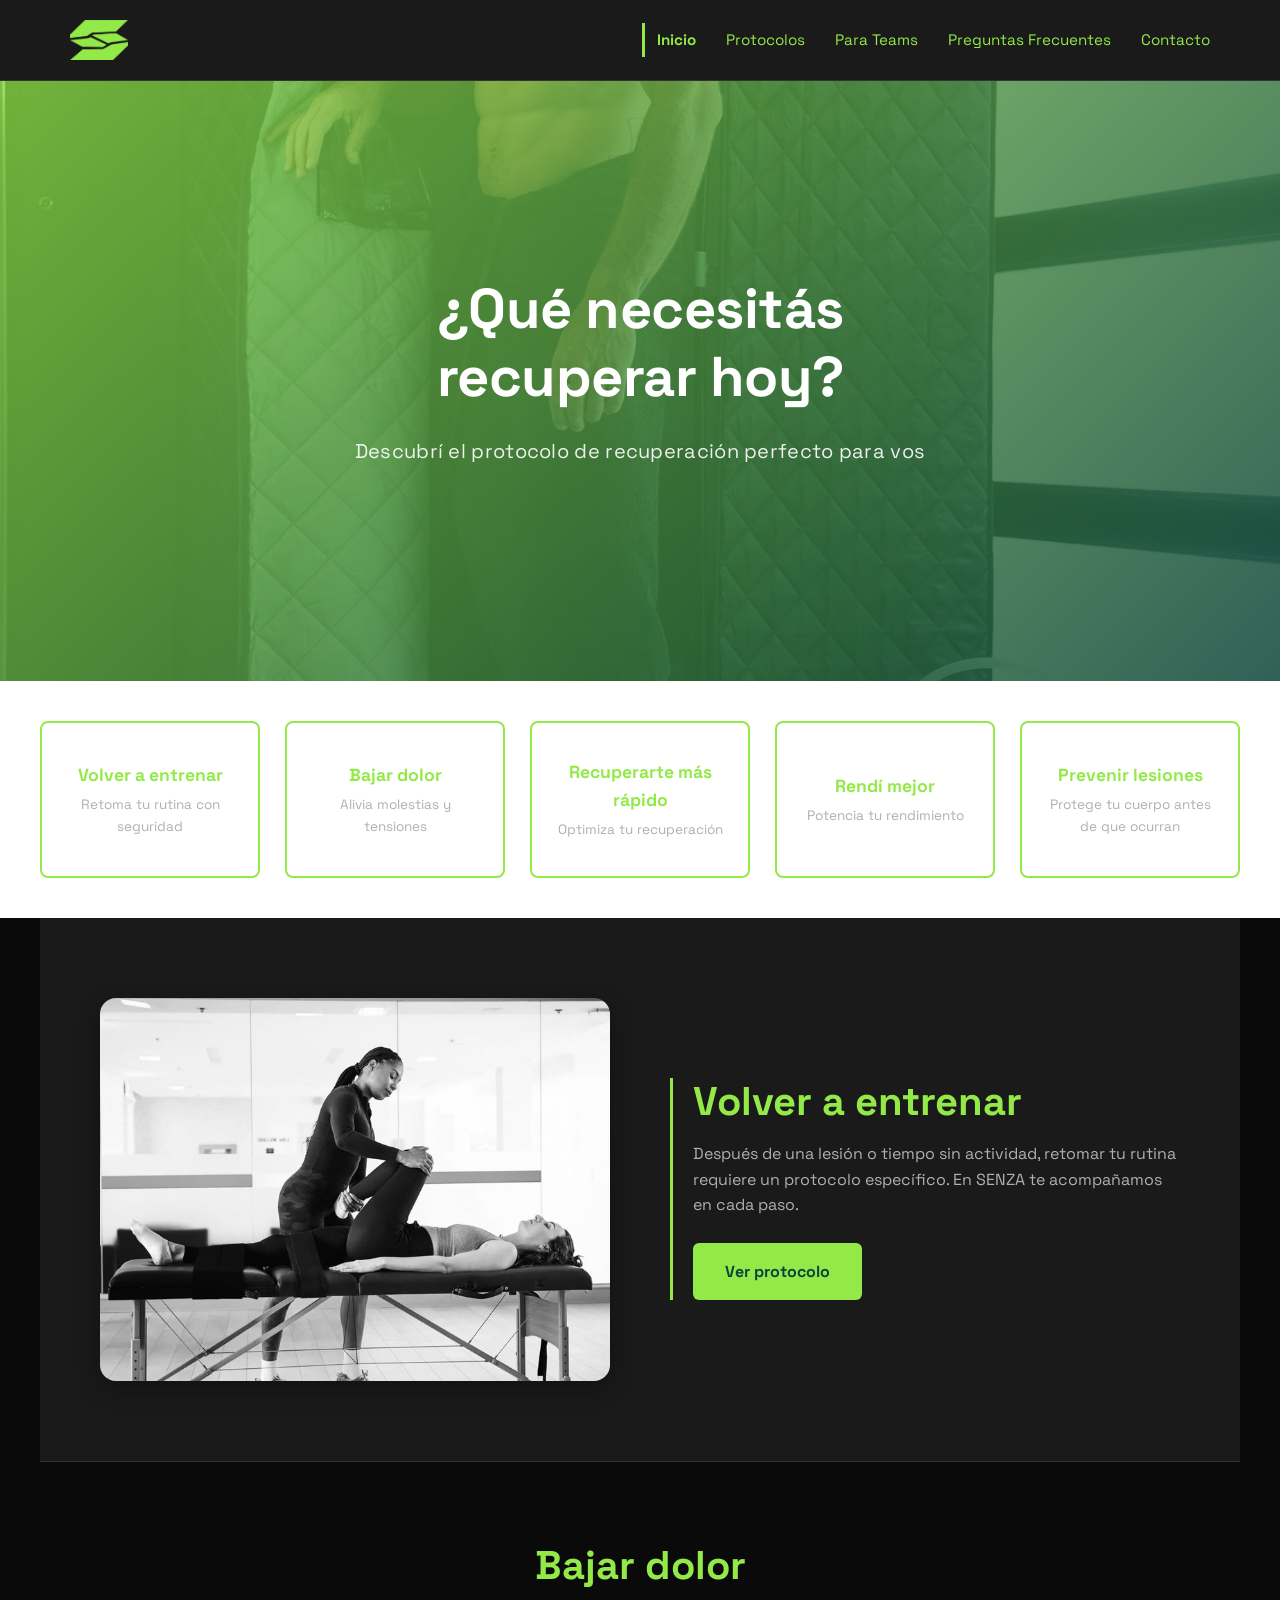
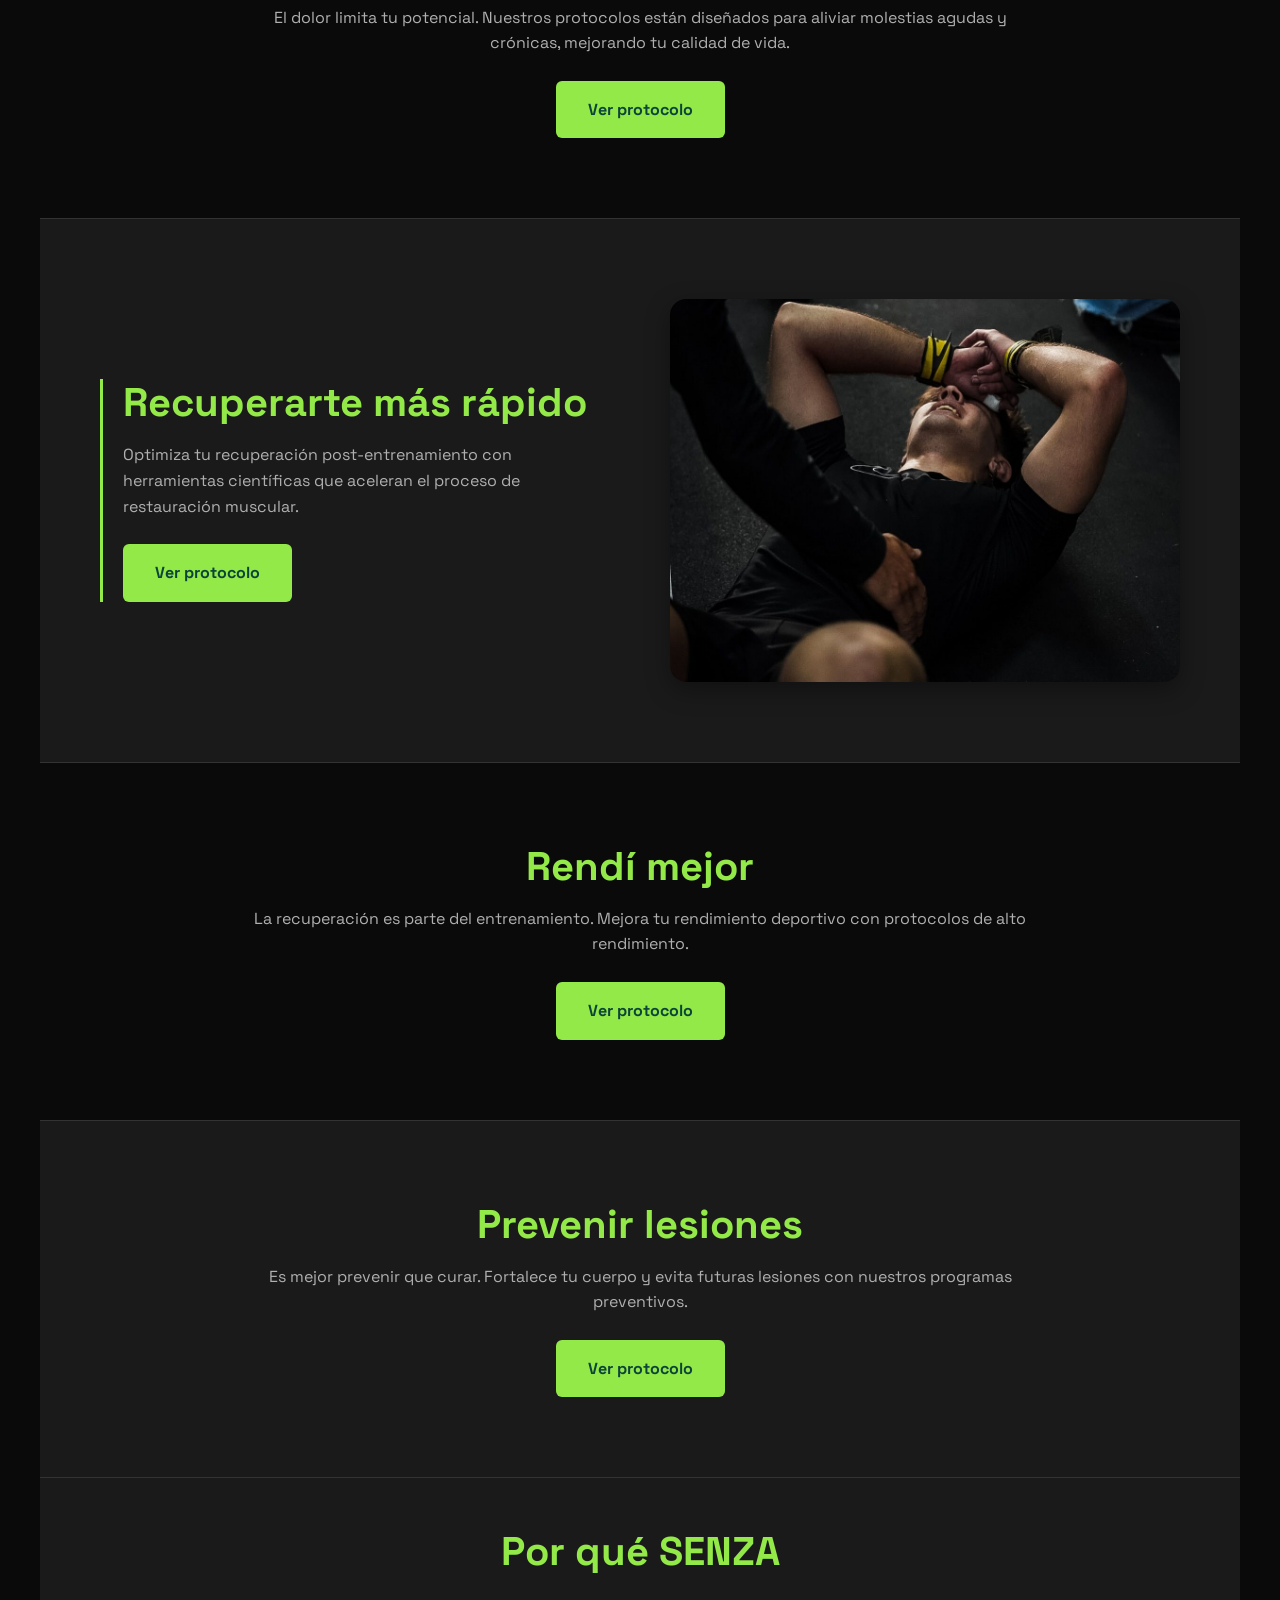
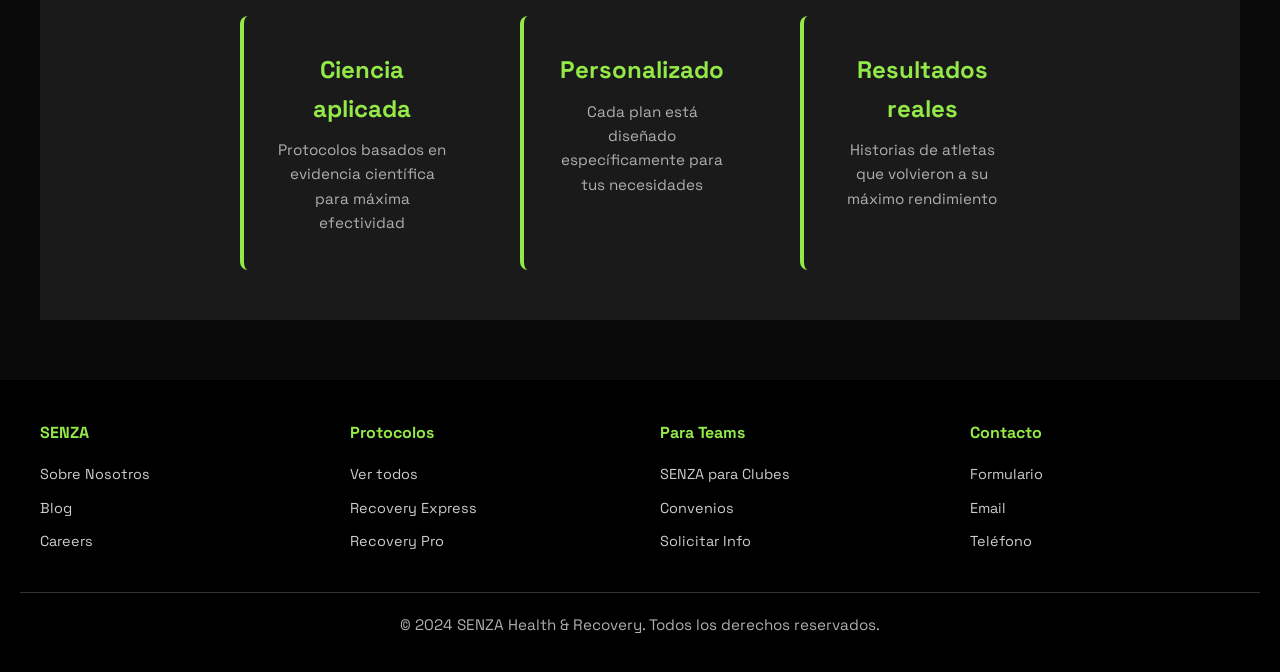
<file: index.html>
<!DOCTYPE html>
<html lang="es">
<head>
    <meta charset="UTF-8">
    <meta name="viewport" content="width=device-width, initial-scale=1.0">
    <title>SENZA - Health & Recovery</title>
    <link rel="stylesheet" href="css/estilos.css">
</head>
<body>
    <!-- HEADER / NAVEGACIÓN -->
    <header>
        <nav class="navbar">
            <div class="navbar-container">
                <a href="index.html" class="logo">
                    <img src="imagenes/logo-verde.png" alt="SENZA Logo" class="logo-img">
                </a>
                <ul class="nav-menu">
                    <li><a href="index.html" class="nav-link active">Inicio</a></li>
                    <li><a href="protocolos.html" class="nav-link">Protocolos</a></li>
                    <li><a href="para-teams.html" class="nav-link">Para Teams</a></li>
                    <li><a href="preguntas-frecuentes.html" class="nav-link">Preguntas Frecuentes</a></li>
                    <li><a href="contacto.html" class="nav-link">Contacto</a></li>
                </ul>
                <div class="hamburger">
                    <span></span>
                    <span></span>
                    <span></span>
                </div>
            </div>
        </nav>
    </header>

    <!-- HERO / SECCIÓN PRINCIPAL -->
    <section class="hero hero-video">
        <video class="hero-video-bg" autoplay muted loop playsinline poster="imagenes/46f7094ea843554cc579ee31e1f7b771.jpg">
            <source src="videos/hero-video.mp4" type="video/mp4">
        </video>
        <div class="hero-overlay"></div>
        <div class="hero-content">
            <h1>¿Qué necesitás recuperar hoy?</h1>
            <p>Descubrí el protocolo de recuperación perfecto para vos</p>
        </div>
    </section>

    <!-- DIAGNÓSTICO INTERACTIVO -->
    <section class="diagnostic">
        <div class="diagnostic-container">
            <div class="diagnostic-button" onclick="scrollTo('volver-entrenar')">
                <h3>Volver a entrenar</h3>
                <p>Retoma tu rutina con seguridad</p>
            </div>
            <div class="diagnostic-button" onclick="scrollTo('bajar-dolor')">
                <h3>Bajar dolor</h3>
                <p>Alivia molestias y tensiones</p>
            </div>
            <div class="diagnostic-button" onclick="scrollTo('recuperarse-rapido')">
                <h3>Recuperarte más rápido</h3>
                <p>Optimiza tu recuperación</p>
            </div>
            <div class="diagnostic-button" onclick="scrollTo('rendir-mejor')">
                <h3>Rendí mejor</h3>
                <p>Potencia tu rendimiento</p>
            </div>
            <div class="diagnostic-button full-width" onclick="scrollTo('prevenir-lesiones')">
                <h3>Prevenir lesiones</h3>
                <p>Protege tu cuerpo antes de que ocurran</p>
            </div>
        </div>
    </section>

    <!-- MAIN CONTENT -->
    <main>
        <!-- SECCIÓN: VOLVER A ENTRENAR -->
        <section id="volver-entrenar" class="content-section light">
            <div class="section-container with-image">
                <img src="imagenes/8a02cea2cf33fbfdede5aaa1fe6d29bd.jpg" alt="Volver a entrenar" class="section-image">
                <div class="content-text">
                    <h2>Volver a entrenar</h2>
                    <p>Después de una lesión o tiempo sin actividad, retomar tu rutina requiere un protocolo específico. En SENZA te acompañamos en cada paso.</p>
                    <a href="protocolos.html#recovery-express" class="btn btn-primary">Ver protocolo</a>
                </div>
            </div>
        </section>

        <!-- SECCIÓN: BAJAR DOLOR -->
        <section id="bajar-dolor" class="content-section">
            <div class="section-container">
                <h2>Bajar dolor</h2>
                <p>El dolor limita tu potencial. Nuestros protocolos están diseñados para aliviar molestias agudas y crónicas, mejorando tu calidad de vida.</p>
                <a href="protocolos.html#dolor-mobility" class="btn btn-primary">Ver protocolo</a>
            </div>
        </section>

        <!-- SECCIÓN: RECUPERARSE MÁS RÁPIDO -->
        <section id="recuperarse-rapido" class="content-section light">
            <div class="section-container with-image">
                <div class="content-text">
                    <h2>Recuperarte más rápido</h2>
                    <p>Optimiza tu recuperación post-entrenamiento con herramientas científicas que aceleran el proceso de restauración muscular.</p>
                    <a href="protocolos.html#recovery-pro" class="btn btn-primary">Ver protocolo</a>
                </div>
                <img src="imagenes/bd21b27d246261cbda3d5348ef3e75e0.jpg" alt="Recuperate más rápido" class="section-image">
            </div>
        </section>

        <!-- SECCIÓN: RENDÍ MEJOR -->
        <section id="rendir-mejor" class="content-section">
            <div class="section-container">
                <h2>Rendí mejor</h2>
                <p>La recuperación es parte del entrenamiento. Mejora tu rendimiento deportivo con protocolos de alto rendimiento.</p>
                <a href="protocolos.html#post-match" class="btn btn-primary">Ver protocolo</a>
            </div>
        </section>

        <!-- SECCIÓN: PREVENIR LESIONES -->
        <section id="prevenir-lesiones" class="content-section light">
            <div class="section-container">
                <h2>Prevenir lesiones</h2>
                <p>Es mejor prevenir que curar. Fortalece tu cuerpo y evita futuras lesiones con nuestros programas preventivos.</p>
                <a href="protocolos.html#prevencion" class="btn btn-primary">Ver protocolo</a>
            </div>
        </section>

        <!-- SECCIÓN: POR QUÉ SENZA -->
        <section class="why-senza">
            <div class="section-container">
                <h2>Por qué SENZA</h2>
                <div class="features">
                    <div class="feature-card">
                        <h3>Ciencia aplicada</h3>
                        <p>Protocolos basados en evidencia científica para máxima efectividad</p>
                    </div>
                    <div class="feature-card">
                        <h3>Personalizado</h3>
                        <p>Cada plan está diseñado específicamente para tus necesidades</p>
                    </div>
                    <div class="feature-card">
                        <h3>Resultados reales</h3>
                        <p>Historias de atletas que volvieron a su máximo rendimiento</p>
                    </div>
                </div>
            </div>
        </section>
    </main>

    <!-- FOOTER -->
    <footer>
        <div class="footer-container">
            <div class="footer-section">
                <h4>SENZA</h4>
                <ul>
                    <li><a href="#">Sobre Nosotros</a></li>
                    <li><a href="#">Blog</a></li>
                    <li><a href="#">Careers</a></li>
                </ul>
            </div>
            <div class="footer-section">
                <h4>Protocolos</h4>
                <ul>
                    <li><a href="protocolos.html">Ver todos</a></li>
                    <li><a href="protocolos.html#recovery-express">Recovery Express</a></li>
                    <li><a href="protocolos.html#recovery-pro">Recovery Pro</a></li>
                </ul>
            </div>
            <div class="footer-section">
                <h4>Para Teams</h4>
                <ul>
                    <li><a href="para-teams.html">SENZA para Clubes</a></li>
                    <li><a href="para-teams.html">Convenios</a></li>
                    <li><a href="contacto.html">Solicitar Info</a></li>
                </ul>
            </div>
            <div class="footer-section">
                <h4>Contacto</h4>
                <ul>
                    <li><a href="contacto.html">Formulario</a></li>
                    <li><a href="#">Email</a></li>
                    <li><a href="#">Teléfono</a></li>
                </ul>
            </div>
        </div>
        <div class="footer-bottom">
            <p>&copy; 2024 SENZA Health & Recovery. Todos los derechos reservados.</p>
        </div>
    </footer>

    <script src="js/script.js"></script>
</body>
</html>
</file>
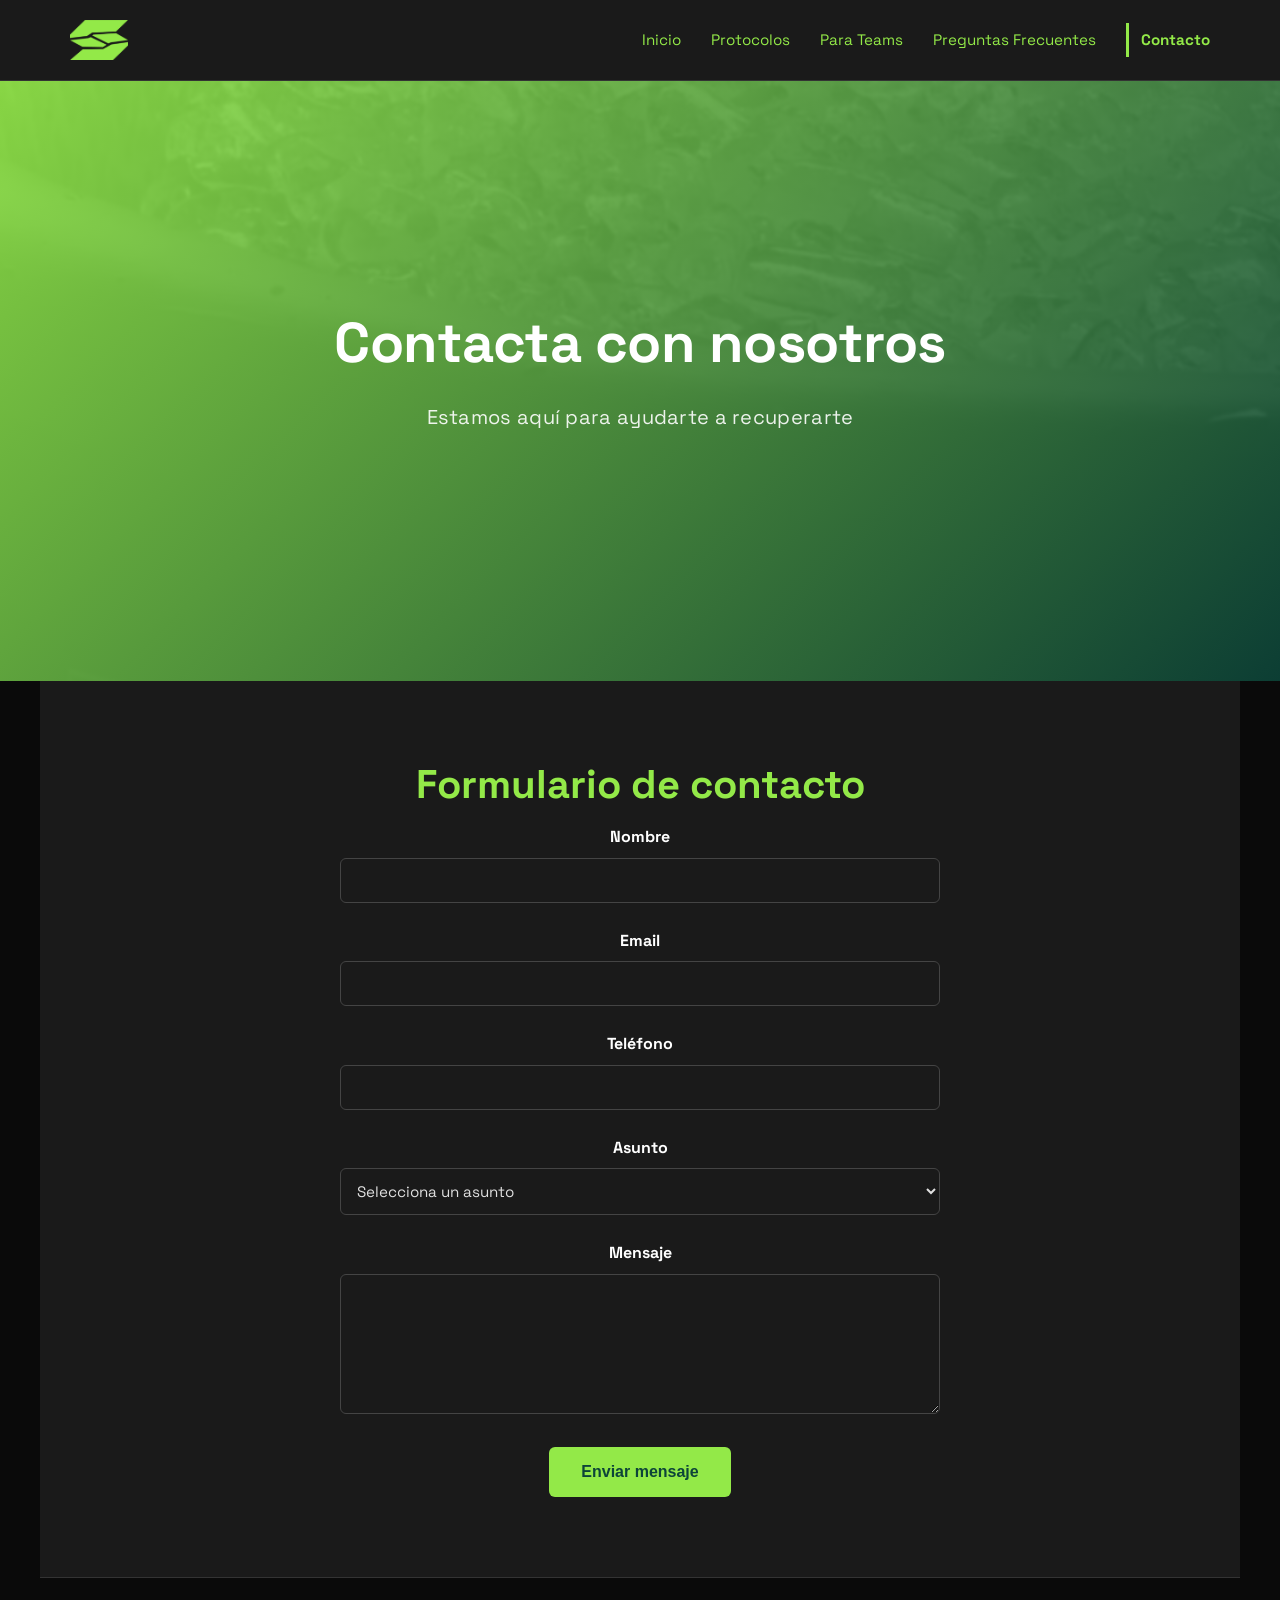
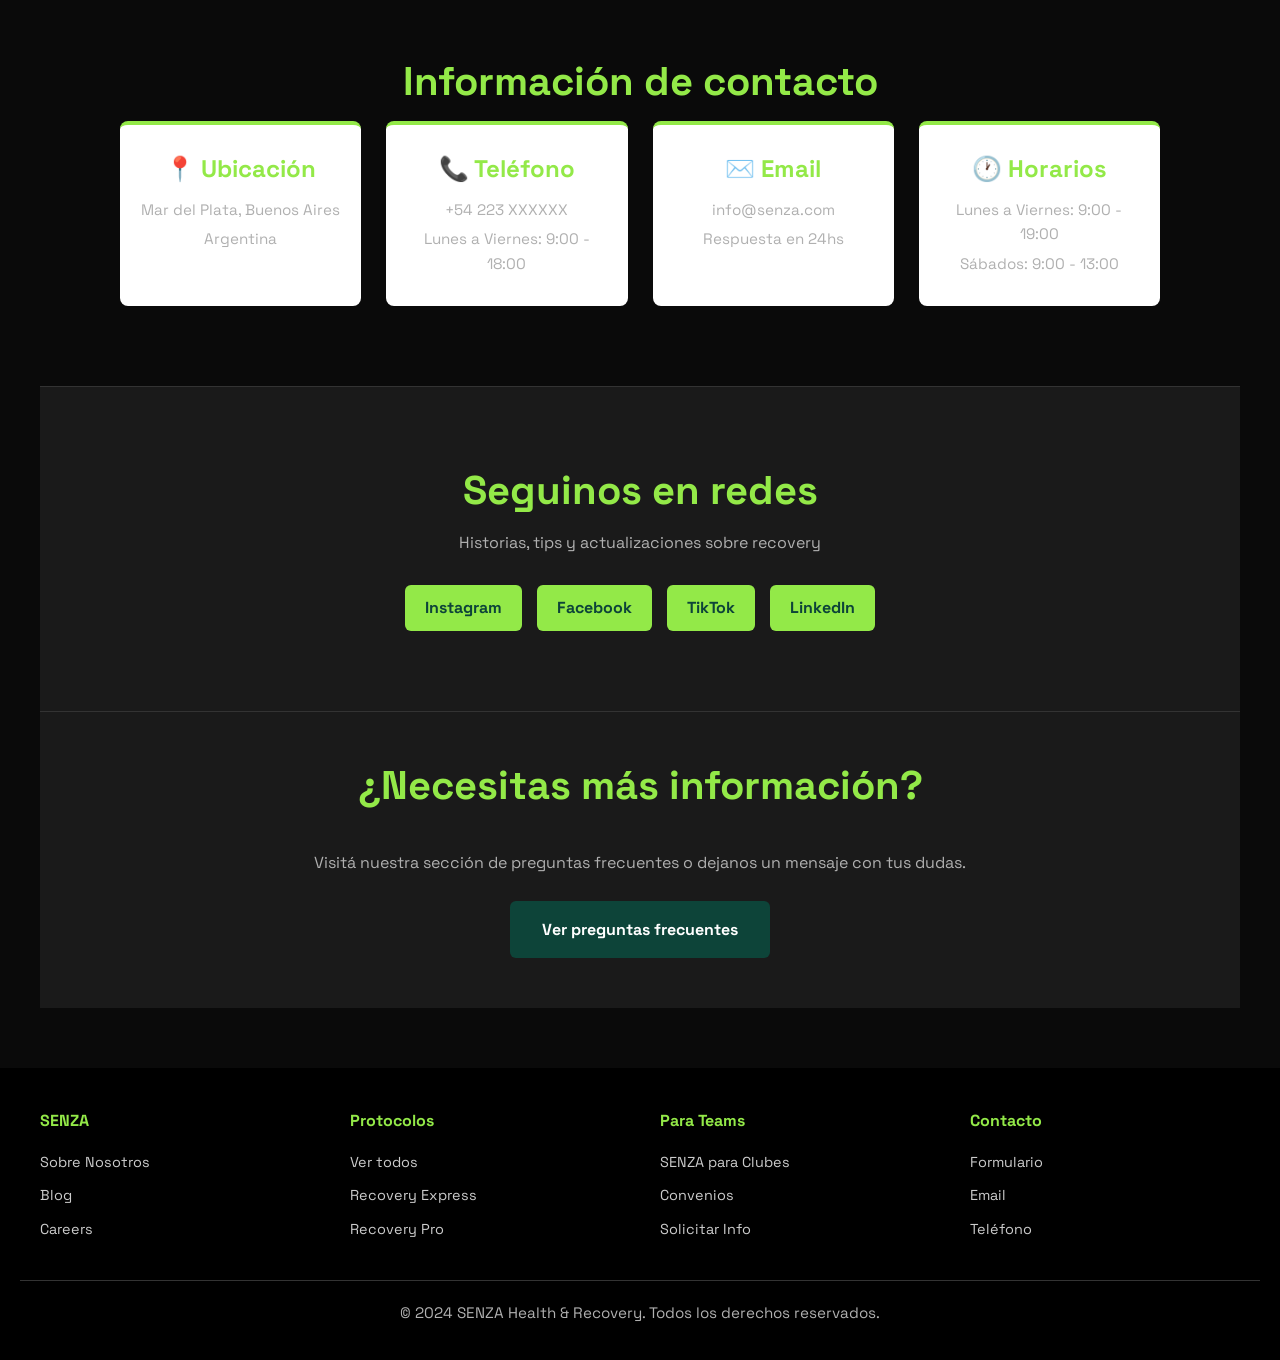
<file: contacto.html>
<!DOCTYPE html>
<html lang="es">
<head>
    <meta charset="UTF-8">
    <meta name="viewport" content="width=device-width, initial-scale=1.0">
    <title>Contacto - SENZA</title>
    <link rel="stylesheet" href="css/estilos.css">
</head>
<body>
    <!-- HEADER / NAVEGACIÓN -->
    <header>
        <nav class="navbar">
            <div class="navbar-container">
                <a href="index.html" class="logo">
                    <img src="imagenes/logo-verde.png" alt="SENZA Logo" class="logo-img">
                </a>
                <ul class="nav-menu">
                    <li><a href="index.html" class="nav-link">Inicio</a></li>
                    <li><a href="protocolos.html" class="nav-link">Protocolos</a></li>
                    <li><a href="para-teams.html" class="nav-link">Para Teams</a></li>
                    <li><a href="preguntas-frecuentes.html" class="nav-link">Preguntas Frecuentes</a></li>
                    <li><a href="contacto.html" class="nav-link active">Contacto</a></li>
                </ul>
                <div class="hamburger">
                    <span></span>
                    <span></span>
                    <span></span>
                </div>
            </div>
        </nav>
    </header>

    <!-- HERO -->
    <section class="hero" style="background-image: linear-gradient(135deg, rgba(147, 233, 72, 0.9) 0%, rgba(13, 68, 57, 0.9) 100%), url('imagenes/3327a29f3da8331f257a0a1e26446787.jpg'); background-size: cover; background-position: center;">
        <div class="hero-content">
            <h1>Contacta con nosotros</h1>
            <p>Estamos aquí para ayudarte a recuperarte</p>
        </div>
    </section>

    <!-- MAIN CONTENT -->
    <main>
        <!-- FORMULARIO -->
        <section class="content-section light">
            <div class="section-container">
                <h2>Formulario de contacto</h2>
                <form class="contact-form">
                    <div class="form-group">
                        <label for="nombre">Nombre</label>
                        <input type="text" id="nombre" name="nombre" required>
                    </div>
                    <div class="form-group">
                        <label for="email">Email</label>
                        <input type="email" id="email" name="email" required>
                    </div>
                    <div class="form-group">
                        <label for="telefono">Teléfono</label>
                        <input type="tel" id="telefono" name="telefono">
                    </div>
                    <div class="form-group">
                        <label for="asunto">Asunto</label>
                        <select id="asunto" name="asunto" required>
                            <option value="">Selecciona un asunto</option>
                            <option value="reserva">Reservar sesión</option>
                            <option value="consulta">Consulta general</option>
                            <option value="teams">Consulta B2B</option>
                            <option value="otro">Otro</option>
                        </select>
                    </div>
                    <div class="form-group">
                        <label for="mensaje">Mensaje</label>
                        <textarea id="mensaje" name="mensaje" rows="6" required></textarea>
                    </div>
                    <button type="submit" class="btn btn-primary">Enviar mensaje</button>
                </form>
            </div>
        </section>

        <!-- INFORMACIÓN DE CONTACTO -->
        <section class="content-section">
            <div class="section-container">
                <h2>Información de contacto</h2>
            </div>
            <div class="contact-info">
                <div class="info-card">
                    <h3>📍 Ubicación</h3>
                    <p>Mar del Plata, Buenos Aires</p>
                    <p>Argentina</p>
                </div>
                <div class="info-card">
                    <h3>📞 Teléfono</h3>
                    <p>+54 223 XXXXXX</p>
                    <p>Lunes a Viernes: 9:00 - 18:00</p>
                </div>
                <div class="info-card">
                    <h3>✉️ Email</h3>
                    <p>info@senza.com</p>
                    <p>Respuesta en 24hs</p>
                </div>
                <div class="info-card">
                    <h3>🕐 Horarios</h3>
                    <p>Lunes a Viernes: 9:00 - 19:00</p>
                    <p>Sábados: 9:00 - 13:00</p>
                </div>
            </div>
        </section>

        <!-- REDES SOCIALES -->
        <section class="content-section light">
            <div class="section-container">
                <h2>Seguinos en redes</h2>
                <p>Historias, tips y actualizaciones sobre recovery</p>
                <div class="social-links">
                    <a href="#" class="social-link">Instagram</a>
                    <a href="#" class="social-link">Facebook</a>
                    <a href="#" class="social-link">TikTok</a>
                    <a href="#" class="social-link">LinkedIn</a>
                </div>
            </div>
        </section>

        <!-- CTA FINAL -->
        <section class="why-senza light">
            <div class="section-container">
                <h2>¿Necesitas más información?</h2>
                <p>Visitá nuestra sección de preguntas frecuentes o dejanos un mensaje con tus dudas.</p>
                <a href="preguntas-frecuentes.html" class="btn btn-secondary">Ver preguntas frecuentes</a>
            </div>
        </section>
    </main>

    <!-- FOOTER -->
    <footer>
        <div class="footer-container">
            <div class="footer-section">
                <h4>SENZA</h4>
                <ul>
                    <li><a href="#">Sobre Nosotros</a></li>
                    <li><a href="#">Blog</a></li>
                    <li><a href="#">Careers</a></li>
                </ul>
            </div>
            <div class="footer-section">
                <h4>Protocolos</h4>
                <ul>
                    <li><a href="protocolos.html">Ver todos</a></li>
                    <li><a href="protocolos.html#recovery-express">Recovery Express</a></li>
                    <li><a href="protocolos.html#recovery-pro">Recovery Pro</a></li>
                </ul>
            </div>
            <div class="footer-section">
                <h4>Para Teams</h4>
                <ul>
                    <li><a href="para-teams.html">SENZA para Clubes</a></li>
                    <li><a href="para-teams.html">Convenios</a></li>
                    <li><a href="contacto.html">Solicitar Info</a></li>
                </ul>
            </div>
            <div class="footer-section">
                <h4>Contacto</h4>
                <ul>
                    <li><a href="contacto.html">Formulario</a></li>
                    <li><a href="#">Email</a></li>
                    <li><a href="#">Teléfono</a></li>
                </ul>
            </div>
        </div>
        <div class="footer-bottom">
            <p>&copy; 2024 SENZA Health & Recovery. Todos los derechos reservados.</p>
        </div>
    </footer>

    <style>
        .contact-form {
            max-width: 600px;
            margin: 0 auto;
        }

        .form-group {
            margin-bottom: 25px;
        }

        .form-group label {
            display: block;
            margin-bottom: 8px;
            font-weight: 600;
            color: #ffffff;
        }

        .form-group input,
        .form-group textarea,
        .form-group select {
            width: 100%;
            padding: 12px;
            border: 1px solid #444;
            background-color: #1a1a1a;
            color: #e0e0e0;
            border-radius: 6px;
            font-size: 0.95rem;
            font-family: var(--font-primary);
            transition: border-color 0.3s ease;
        }

        .form-group input:focus,
        .form-group textarea:focus,
        .form-group select:focus {
            outline: none;
            border-color: var(--verde-claro);
            box-shadow: 0 0 0 3px rgba(147, 233, 72, 0.2);
        }

        .form-group textarea {
            resize: vertical;
        }

        .contact-info {
            max-width: 1200px;
            margin: 0 auto;
            display: grid;
            grid-template-columns: 1fr;
            gap: 20px;
            padding: 0 20px;
        }

        .info-card {
            background: white;
            padding: 25px 20px;
            border-radius: 8px;
            text-align: center;
            border-top: 4px solid var(--verde-claro);
        }

        .info-card h3 {
            margin-bottom: 10px;
        }

        .info-card p {
            margin-bottom: 5px;
            font-size: 0.95rem;
        }

        .social-links {
            display: flex;
            gap: 15px;
            justify-content: center;
            flex-wrap: wrap;
            margin-top: 30px;
        }

        .social-link {
            padding: 10px 20px;
            background-color: var(--verde-claro);
            color: var(--teal);
            border-radius: 6px;
            font-weight: 600;
            transition: all 0.3s ease;
        }

        .social-link:hover {
            background-color: #7fd740;
            transform: translateY(-2px);
        }

        @media (min-width: 768px) {
            .contact-info {
                grid-template-columns: repeat(2, 1fr);
                gap: 25px;
            }
        }

        @media (min-width: 1024px) {
            .contact-info {
                grid-template-columns: repeat(4, 1fr);
            }
        }
    </style>

    <script src="js/script.js"></script>
</body>
</html>
</file>
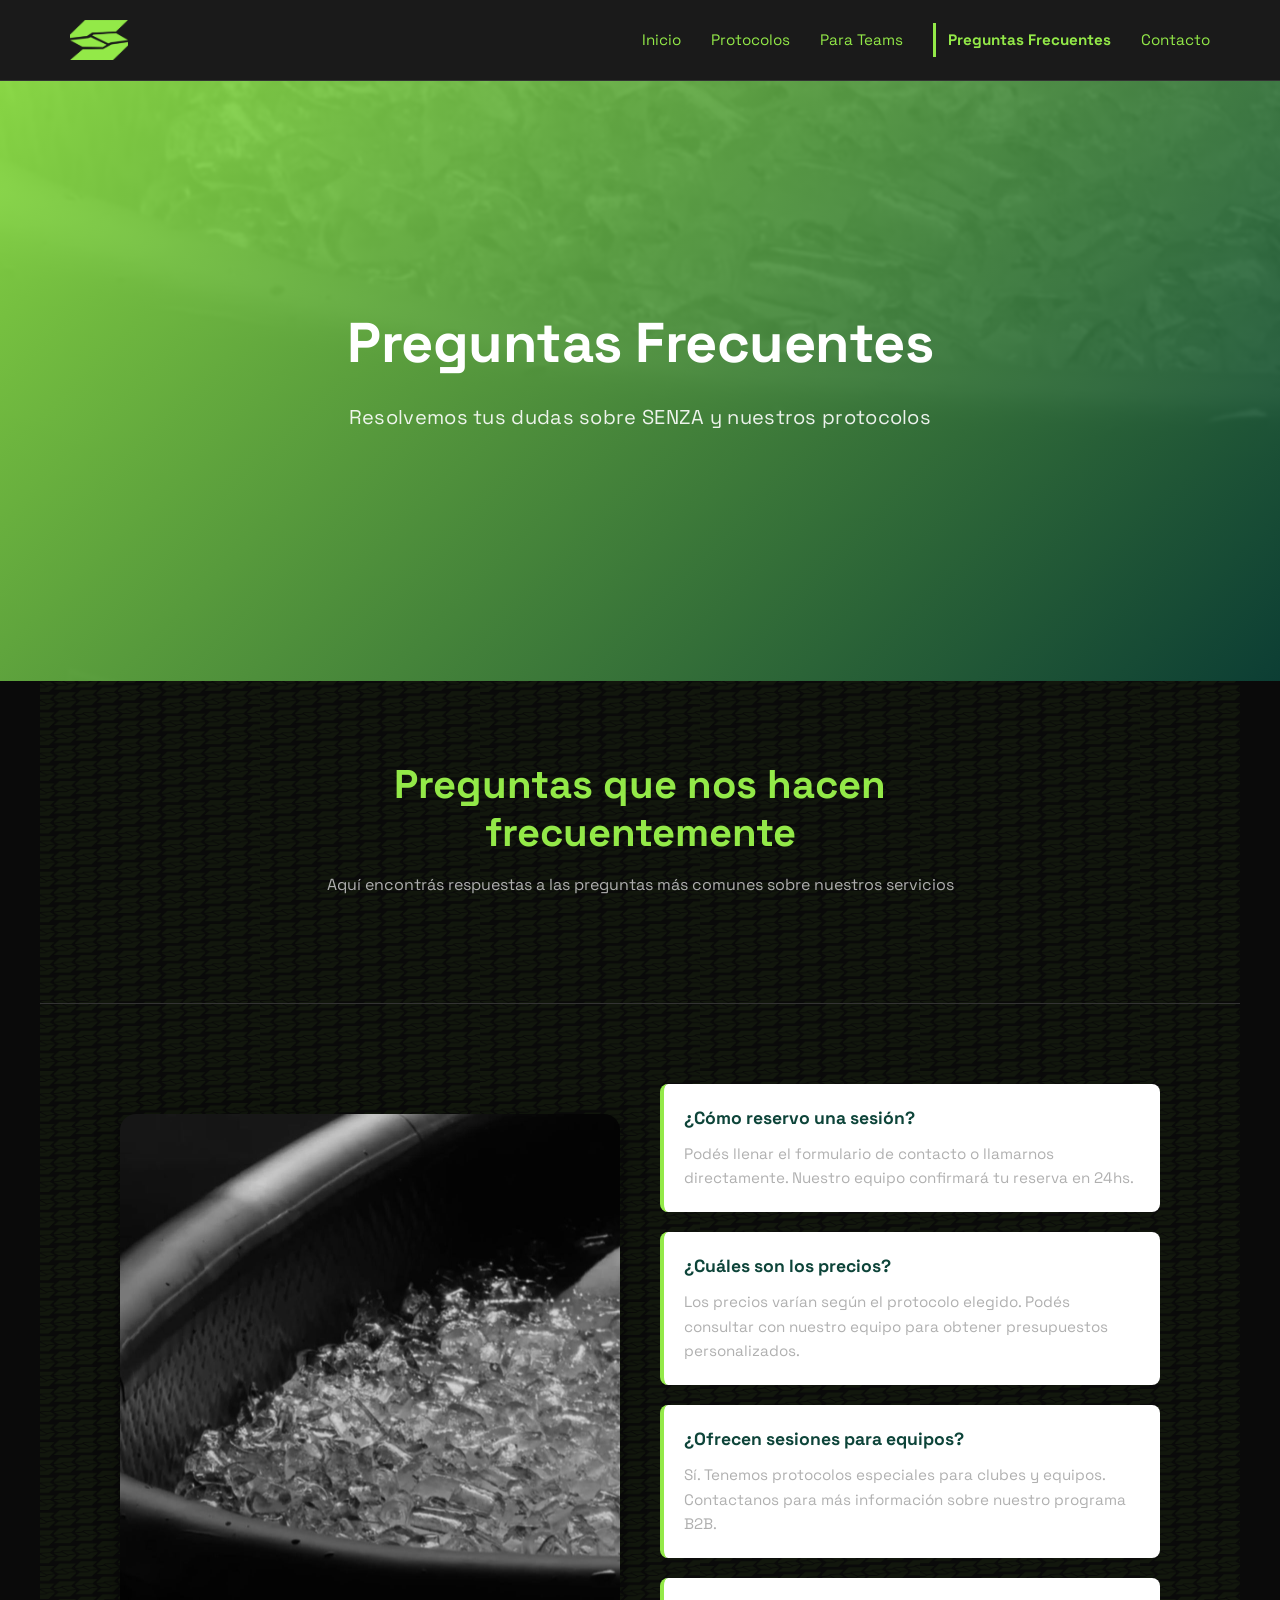
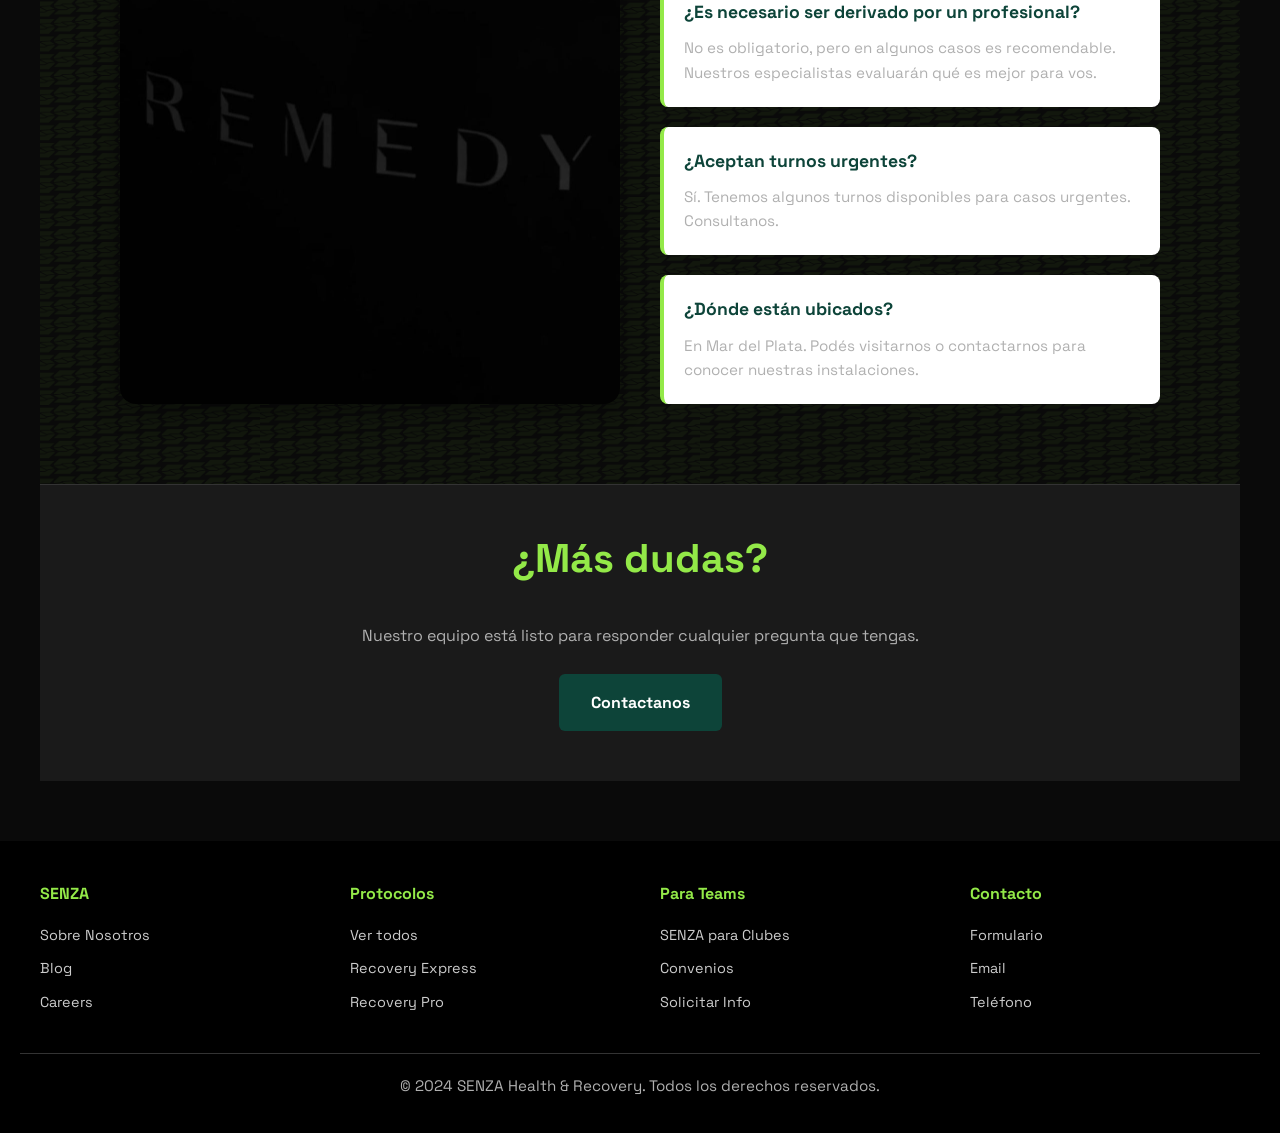
<file: preguntas-frecuentes.html>
<!DOCTYPE html>
<html lang="es">
<head>
    <meta charset="UTF-8">
    <meta name="viewport" content="width=device-width, initial-scale=1.0">
    <title>Preguntas Frecuentes - SENZA</title>
    <link rel="stylesheet" href="css/estilos.css">
</head>
<body>
    <!-- HEADER / NAVEGACIÓN -->
    <header>
        <nav class="navbar">
            <div class="navbar-container">
                <a href="index.html" class="logo">
                    <img src="imagenes/logo-verde.png" alt="SENZA Logo" class="logo-img">
                </a>
                <ul class="nav-menu">
                    <li><a href="index.html" class="nav-link">Inicio</a></li>
                    <li><a href="protocolos.html" class="nav-link">Protocolos</a></li>
                    <li><a href="para-teams.html" class="nav-link">Para Teams</a></li>
                    <li><a href="preguntas-frecuentes.html" class="nav-link active">Preguntas Frecuentes</a></li>
                    <li><a href="contacto.html" class="nav-link">Contacto</a></li>
                </ul>
                <div class="hamburger">
                    <span></span>
                    <span></span>
                    <span></span>
                </div>
            </div>
        </nav>
    </header>

    <!-- HERO -->
    <section class="hero" style="background-image: linear-gradient(135deg, rgba(147, 233, 72, 0.9) 0%, rgba(13, 68, 57, 0.9) 100%), url('imagenes/3327a29f3da8331f257a0a1e26446787.jpg'); background-size: cover; background-position: center;">
        <div class="hero-content">
            <h1>Preguntas Frecuentes</h1>
            <p>Resolvemos tus dudas sobre SENZA y nuestros protocolos</p>
        </div>
    </section>

    <!-- MAIN CONTENT -->
    <main>
        <!-- FAQ -->
        <section class="content-section light">
            <div class="section-container">
                <h2>Preguntas que nos hacen frecuentemente</h2>
                <p>Aquí encontrás respuestas a las preguntas más comunes sobre nuestros servicios</p>
            </div>
        </section>

        <section class="content-section faq-section">
            <div class="faq-layout">
                <div class="faq-container">
                    <div class="faq-item">
                        <h4>¿Cómo reservo una sesión?</h4>
                        <p>Podés llenar el formulario de contacto o llamarnos directamente. Nuestro equipo confirmará tu reserva en 24hs.</p>
                    </div>
                    <div class="faq-item">
                        <h4>¿Cuáles son los precios?</h4>
                        <p>Los precios varían según el protocolo elegido. Podés consultar con nuestro equipo para obtener presupuestos personalizados.</p>
                    </div>
                    <div class="faq-item">
                        <h4>¿Ofrecen sesiones para equipos?</h4>
                        <p>Sí. Tenemos protocolos especiales para clubes y equipos. Contactanos para más información sobre nuestro programa B2B.</p>
                    </div>
                    <div class="faq-item">
                        <h4>¿Es necesario ser derivado por un profesional?</h4>
                        <p>No es obligatorio, pero en algunos casos es recomendable. Nuestros especialistas evaluarán qué es mejor para vos.</p>
                    </div>
                    <div class="faq-item">
                        <h4>¿Aceptan turnos urgentes?</h4>
                        <p>Sí. Tenemos algunos turnos disponibles para casos urgentes. Consultanos.</p>
                    </div>
                    <div class="faq-item">
                        <h4>¿Dónde están ubicados?</h4>
                        <p>En Mar del Plata. Podés visitarnos o contactarnos para conocer nuestras instalaciones.</p>
                    </div>
                </div>
                <video class="faq-video" autoplay muted loop playsinline poster="imagenes/3327a29f3da8331f257a0a1e26446787.jpg">
                    <source src="videos/faq-video.mp4" type="video/mp4">
                </video>
            </div>
        </section>

        <!-- CTA FINAL -->
        <section class="why-senza light">
            <div class="section-container">
                <h2>¿Más dudas?</h2>
                <p>Nuestro equipo está listo para responder cualquier pregunta que tengas.</p>
                <a href="contacto.html" class="btn btn-secondary">Contactanos</a>
            </div>
        </section>
    </main>

    <!-- FOOTER -->
    <footer>
        <div class="footer-container">
            <div class="footer-section">
                <h4>SENZA</h4>
                <ul>
                    <li><a href="#">Sobre Nosotros</a></li>
                    <li><a href="#">Blog</a></li>
                    <li><a href="#">Careers</a></li>
                </ul>
            </div>
            <div class="footer-section">
                <h4>Protocolos</h4>
                <ul>
                    <li><a href="protocolos.html">Ver todos</a></li>
                    <li><a href="protocolos.html#recovery-express">Recovery Express</a></li>
                    <li><a href="protocolos.html#recovery-pro">Recovery Pro</a></li>
                </ul>
            </div>
            <div class="footer-section">
                <h4>Para Teams</h4>
                <ul>
                    <li><a href="para-teams.html">SENZA para Clubes</a></li>
                    <li><a href="para-teams.html">Convenios</a></li>
                    <li><a href="contacto.html">Solicitar Info</a></li>
                </ul>
            </div>
            <div class="footer-section">
                <h4>Contacto</h4>
                <ul>
                    <li><a href="contacto.html">Formulario</a></li>
                    <li><a href="#">Email</a></li>
                    <li><a href="#">Teléfono</a></li>
                </ul>
            </div>
        </div>
        <div class="footer-bottom">
            <p>&copy; 2024 SENZA Health & Recovery. Todos los derechos reservados.</p>
        </div>
    </footer>

    <style>
        .faq-section,
        section.content-section.light:has(+ .faq-section),
        main > section:first-of-type.content-section {
            position: relative;
            background-color: #0a0a0a;
            overflow: hidden;
        }

        .faq-section::before,
        section.content-section.light:has(+ .faq-section)::before,
        main > section:first-of-type.content-section::before {
            content: "";
            position: absolute;
            inset: 0;
            background-image: url('imagenes/Mesa de trabajo 15.png');
            background-repeat: repeat;
            background-size: 220px;
            opacity: 0.06;
            pointer-events: none;
            z-index: 0;
        }

        .faq-section > *,
        section.content-section.light:has(+ .faq-section) > *,
        main > section:first-of-type.content-section > * {
            position: relative;
            z-index: 1;
        }

        .faq-layout {
            max-width: 1200px;
            margin: 0 auto;
            padding: 0 20px;
        }

        .faq-video {
            width: 100%;
            aspect-ratio: 16 / 9;
            object-fit: cover;
            border-radius: 16px;
            box-shadow: 0 8px 24px rgba(0,0,0,0.35);
            margin-top: 30px;
            margin-bottom: 0;
        }

        .faq-container {
            display: grid;
            grid-template-columns: 1fr;
            gap: 20px;
        }

        .faq-item {
            background: white;
            padding: 20px;
            border-radius: 8px;
            border-left: 4px solid var(--verde-claro);
        }

        .faq-item h4 {
            margin-bottom: 10px;
            color: var(--teal);
        }

        .faq-item p {
            margin-bottom: 0;
            font-size: 0.95rem;
        }

        @media (min-width: 768px) {
            .faq-container {
                grid-template-columns: repeat(2, 1fr);
            }
        }

        @media (min-width: 1024px) {
            .faq-layout {
                display: flex;
                flex-direction: row-reverse;
                align-items: stretch;
                gap: 40px;
            }

            .faq-layout > * {
                flex: 1 1 50%;
                min-width: 0;
            }

            .faq-video {
                aspect-ratio: auto;
                width: 100%;
                height: 100%;
                margin-bottom: 0;
                position: sticky;
                top: 100px;
                align-self: stretch;
            }

            .faq-container {
                grid-template-columns: 1fr;
                gap: 20px;
            }
        }
    </style>

    <script src="js/script.js"></script>
</body>
</html>
</file>
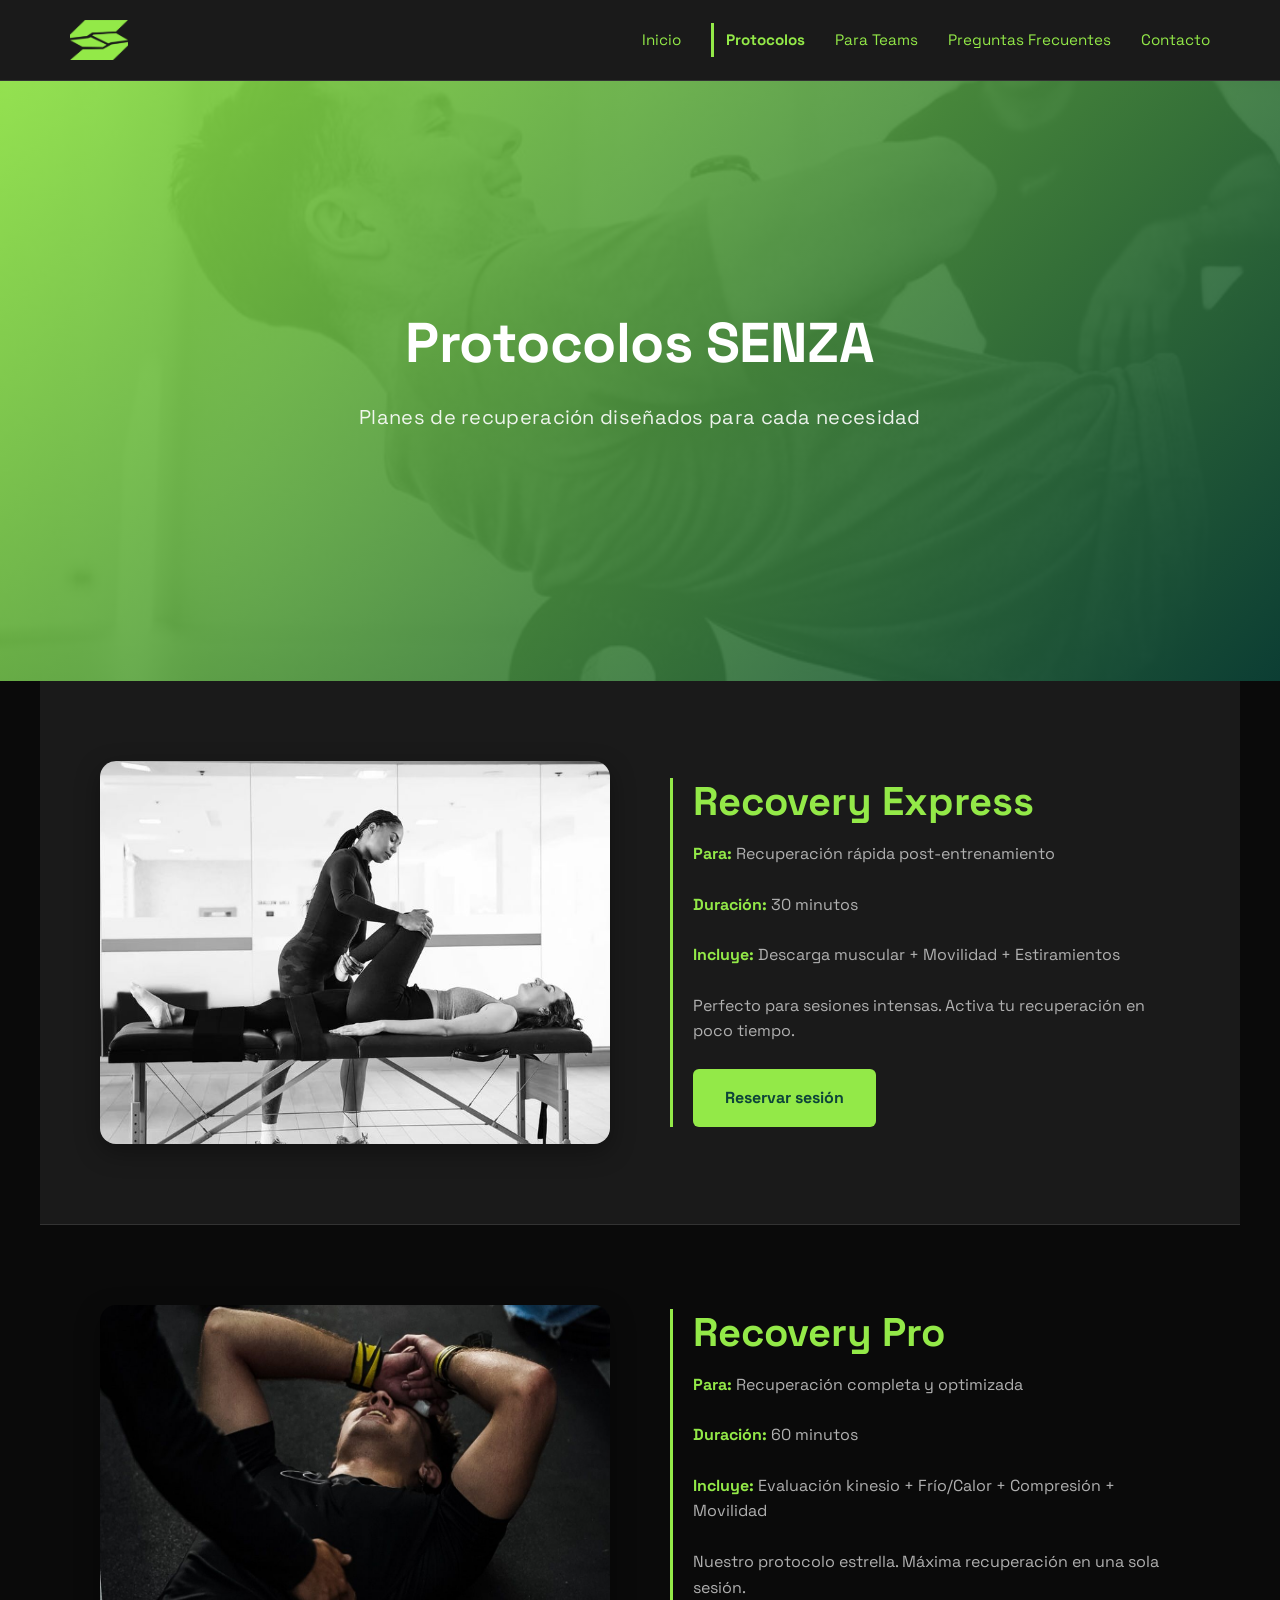
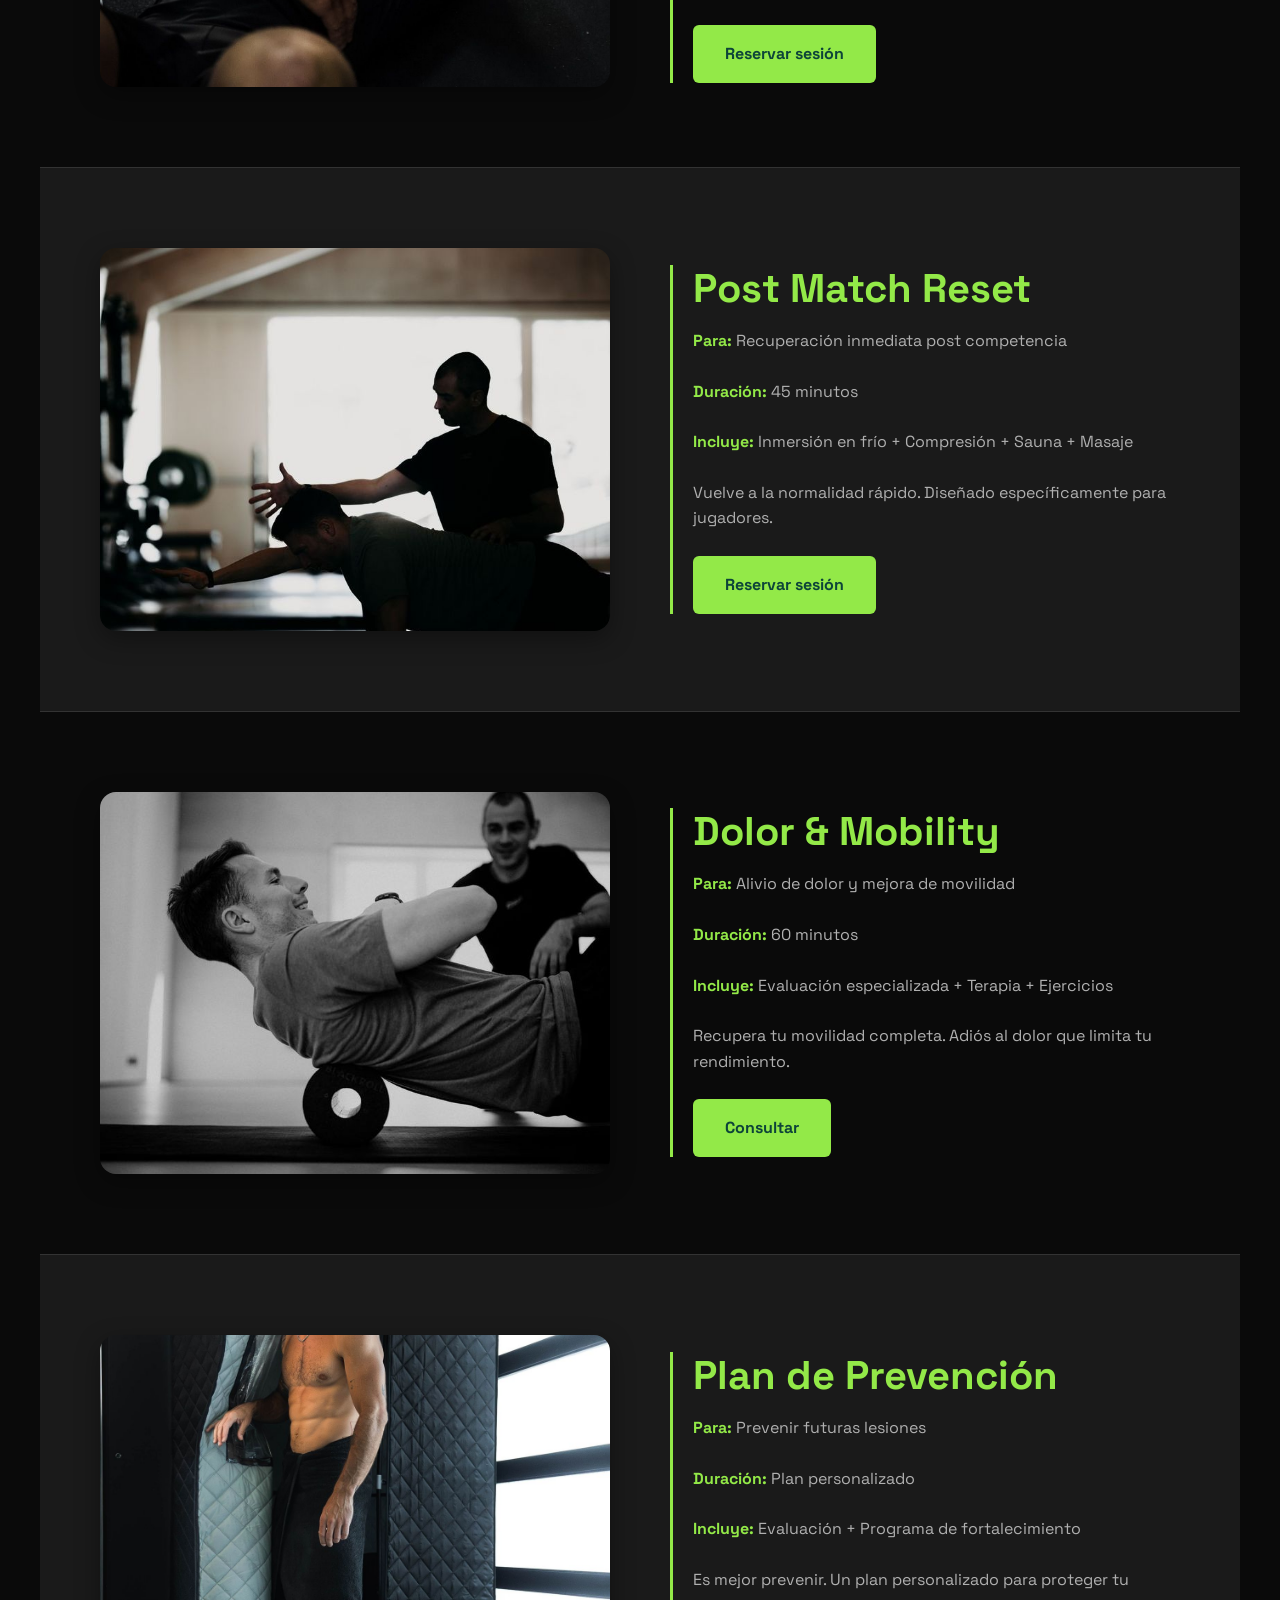
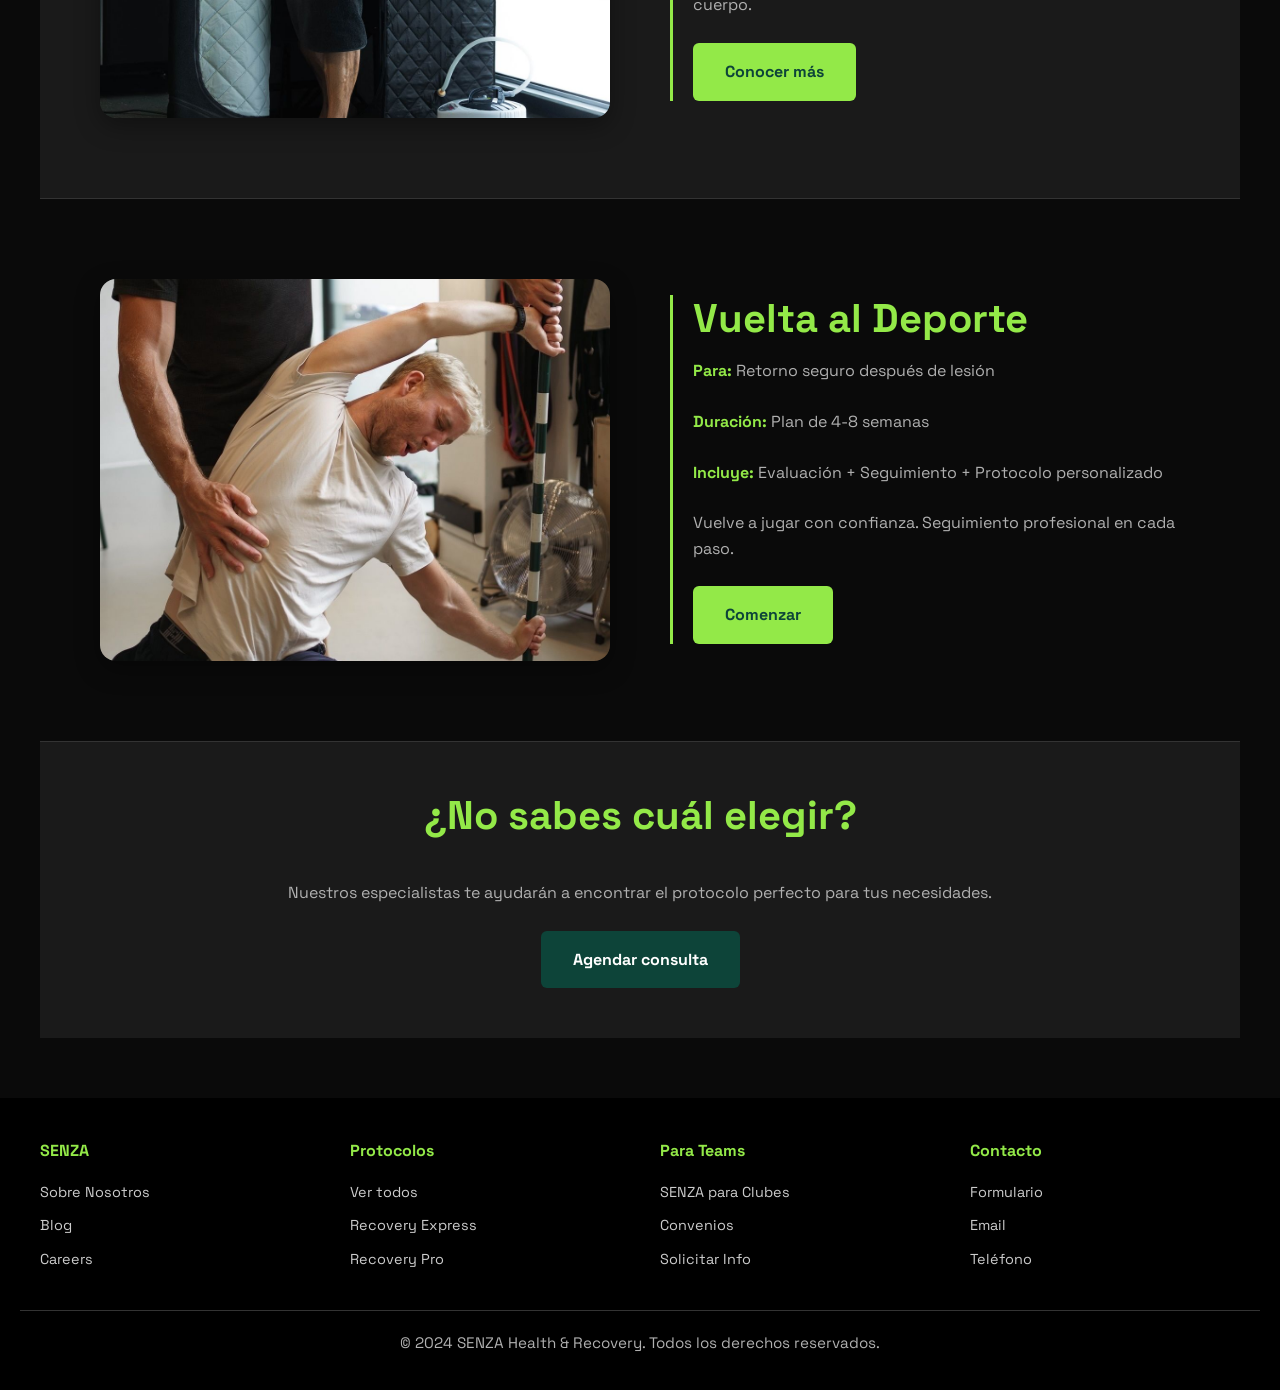
<file: protocolos.html>
<!DOCTYPE html>
<html lang="es">
<head>
    <meta charset="UTF-8">
    <meta name="viewport" content="width=device-width, initial-scale=1.0">
    <title>Protocolos - SENZA</title>
    <link rel="stylesheet" href="css/estilos.css">
</head>
<body>
    <!-- HEADER / NAVEGACIÓN -->
    <header>
        <nav class="navbar">
            <div class="navbar-container">
                <a href="index.html" class="logo">
                    <img src="imagenes/logo-verde.png" alt="SENZA Logo" class="logo-img">
                </a>
                <ul class="nav-menu">
                    <li><a href="index.html" class="nav-link">Inicio</a></li>
                    <li><a href="protocolos.html" class="nav-link active">Protocolos</a></li>
                    <li><a href="para-teams.html" class="nav-link">Para Teams</a></li>
                    <li><a href="preguntas-frecuentes.html" class="nav-link">Preguntas Frecuentes</a></li>
                    <li><a href="contacto.html" class="nav-link">Contacto</a></li>
                </ul>
                <div class="hamburger">
                    <span></span>
                    <span></span>
                    <span></span>
                </div>
            </div>
        </nav>
    </header>

    <!-- HERO -->
    <section class="hero" style="background-image: linear-gradient(135deg, rgba(147, 233, 72, 0.9) 0%, rgba(13, 68, 57, 0.9) 100%), url('imagenes/269deb37559377c48f43bbcb682d7ee6.jpg'); background-size: cover; background-position: center;">
        <div class="hero-content">
            <h1>Protocolos SENZA</h1>
            <p>Planes de recuperación diseñados para cada necesidad</p>
        </div>
    </section>

    <!-- MAIN CONTENT -->
    <main>
        <!-- RECOVERY EXPRESS -->
        <section id="recovery-express" class="content-section light">
            <div class="section-container">
                <img src="imagenes/8a02cea2cf33fbfdede5aaa1fe6d29bd.jpg" alt="Recovery Express" class="section-image">
                <div>
                    <h2>Recovery Express</h2>
                    <p><strong>Para:</strong> Recuperación rápida post-entrenamiento</p>
                    <p><strong>Duración:</strong> 30 minutos</p>
                    <p><strong>Incluye:</strong> Descarga muscular + Movilidad + Estiramientos</p>
                    <p>Perfecto para sesiones intensas. Activa tu recuperación en poco tiempo.</p>
                    <a href="contacto.html" class="btn btn-primary">Reservar sesión</a>
                </div>
            </div>
        </section>

        <!-- RECOVERY PRO -->
        <section id="recovery-pro" class="content-section">
            <div class="section-container">
                <div>
                    <h2>Recovery Pro</h2>
                    <p><strong>Para:</strong> Recuperación completa y optimizada</p>
                    <p><strong>Duración:</strong> 60 minutos</p>
                    <p><strong>Incluye:</strong> Evaluación kinesio + Frío/Calor + Compresión + Movilidad</p>
                    <p>Nuestro protocolo estrella. Máxima recuperación en una sola sesión.</p>
                    <a href="contacto.html" class="btn btn-primary">Reservar sesión</a>
                </div>
                <img src="imagenes/bd21b27d246261cbda3d5348ef3e75e0.jpg" alt="Recovery Pro" class="section-image">
            </div>
        </section>

        <!-- POST MATCH RESET -->
        <section id="post-match" class="content-section light">
            <div class="section-container">
                <img src="imagenes/8f79c399a2b464dc067f182bdb0175ad.jpg" alt="Post Match Reset" class="section-image">
                <div>
                    <h2>Post Match Reset</h2>
                    <p><strong>Para:</strong> Recuperación inmediata post competencia</p>
                    <p><strong>Duración:</strong> 45 minutos</p>
                    <p><strong>Incluye:</strong> Inmersión en frío + Compresión + Sauna + Masaje</p>
                    <p>Vuelve a la normalidad rápido. Diseñado específicamente para jugadores.</p>
                    <a href="contacto.html" class="btn btn-primary">Reservar sesión</a>
                </div>
            </div>
        </section>

        <!-- DOLOR & MOBILITY -->
        <section id="dolor-mobility" class="content-section">
            <div class="section-container">
                <div>
                    <h2>Dolor & Mobility</h2>
                    <p><strong>Para:</strong> Alivio de dolor y mejora de movilidad</p>
                    <p><strong>Duración:</strong> 60 minutos</p>
                    <p><strong>Incluye:</strong> Evaluación especializada + Terapia + Ejercicios</p>
                    <p>Recupera tu movilidad completa. Adiós al dolor que limita tu rendimiento.</p>
                    <a href="contacto.html" class="btn btn-primary">Consultar</a>
                </div>
                <video class="section-image" autoplay muted loop playsinline poster="imagenes/269deb37559377c48f43bbcb682d7ee6.jpg">
                    <source src="videos/dolor-mobility.mp4" type="video/mp4">
                </video>
            </div>
        </section>

        <!-- PREVENCIÓN -->
        <section id="prevencion" class="content-section light">
            <div class="section-container">
                <img src="imagenes/46f7094ea843554cc579ee31e1f7b771.jpg" alt="Plan de Prevención" class="section-image">
                <div>
                    <h2>Plan de Prevención</h2>
                    <p><strong>Para:</strong> Prevenir futuras lesiones</p>
                    <p><strong>Duración:</strong> Plan personalizado</p>
                    <p><strong>Incluye:</strong> Evaluación + Programa de fortalecimiento</p>
                    <p>Es mejor prevenir. Un plan personalizado para proteger tu cuerpo.</p>
                    <a href="contacto.html" class="btn btn-primary">Conocer más</a>
                </div>
            </div>
        </section>

        <!-- VUELTA AL DEPORTE -->
        <section id="vuelta-deporte" class="content-section">
            <div class="section-container">
                <div>
                    <h2>Vuelta al Deporte</h2>
                    <p><strong>Para:</strong> Retorno seguro después de lesión</p>
                    <p><strong>Duración:</strong> Plan de 4-8 semanas</p>
                    <p><strong>Incluye:</strong> Evaluación + Seguimiento + Protocolo personalizado</p>
                    <p>Vuelve a jugar con confianza. Seguimiento profesional en cada paso.</p>
                    <a href="contacto.html" class="btn btn-primary">Comenzar</a>
                </div>
                <video class="section-image" autoplay muted loop playsinline poster="imagenes/a8391ad7d44b9932d04b7ad0d7a598ea.jpg">
                    <source src="videos/vuelta-deporte.mp4" type="video/mp4">
                </video>
            </div>
        </section>

        <!-- CTA FINAL -->
        <section class="why-senza">
            <div class="section-container">
                <h2>¿No sabes cuál elegir?</h2>
                <p>Nuestros especialistas te ayudarán a encontrar el protocolo perfecto para tus necesidades.</p>
                <a href="contacto.html" class="btn btn-secondary">Agendar consulta</a>
            </div>
        </section>
    </main>

    <!-- FOOTER -->
    <footer>
        <div class="footer-container">
            <div class="footer-section">
                <h4>SENZA</h4>
                <ul>
                    <li><a href="#">Sobre Nosotros</a></li>
                    <li><a href="#">Blog</a></li>
                    <li><a href="#">Careers</a></li>
                </ul>
            </div>
            <div class="footer-section">
                <h4>Protocolos</h4>
                <ul>
                    <li><a href="protocolos.html">Ver todos</a></li>
                    <li><a href="protocolos.html#recovery-express">Recovery Express</a></li>
                    <li><a href="protocolos.html#recovery-pro">Recovery Pro</a></li>
                </ul>
            </div>
            <div class="footer-section">
                <h4>Para Teams</h4>
                <ul>
                    <li><a href="para-teams.html">SENZA para Clubes</a></li>
                    <li><a href="para-teams.html">Convenios</a></li>
                    <li><a href="contacto.html">Solicitar Info</a></li>
                </ul>
            </div>
            <div class="footer-section">
                <h4>Contacto</h4>
                <ul>
                    <li><a href="contacto.html">Formulario</a></li>
                    <li><a href="#">Email</a></li>
                    <li><a href="#">Teléfono</a></li>
                </ul>
            </div>
        </div>
        <div class="footer-bottom">
            <p>&copy; 2024 SENZA Health & Recovery. Todos los derechos reservados.</p>
        </div>
    </footer>

    <script src="js/script.js"></script>
</body>
</html>
</file>
<file: css/estilos.css>
/* ============================================
   SENZA - Health & Recovery
   Estilos CSS - Mobile First
   ============================================ */

/* FUENTES PERSONALIZADAS */
@font-face {
    font-family: 'SpaceGrotesk';
    src: url('../fonts/SpaceGrotesk-Regular.ttf') format('truetype');
    font-weight: normal;
    font-style: normal;
}

@font-face {
    font-family: 'SpaceGrotesk';
    src: url('../fonts/SpaceGrotesk-Bold.ttf') format('truetype');
    font-weight: 700;
    font-style: normal;
}

@font-face {
    font-family: 'TacticSans';
    src: url('../fonts/TacticSans-Reg.otf') format('opentype');
    font-weight: normal;
    font-style: normal;
}

@font-face {
    font-family: 'TacticSans';
    src: url('../fonts/TacticSans-Bld.otf') format('opentype');
    font-weight: 700;
    font-style: normal;
}

/* VARIABLES DE COLOR */
:root {
    --verde-claro: #93E948;
    --teal: #0d4439;
    --negro: #000000;
    --blanco: #ffffff;
    --gris-oscuro: #1a1a1a;
    --gris-medio: #666666;
    --gris-claro: #f5f5f5;
    --gris-borde: #e0e0e0;

    --font-primary: 'SpaceGrotesk', 'Segoe UI', sans-serif;
    --font-secondary: 'TacticSans', Georgia, serif;
}

/* RESET Y ESTILOS BASE */
* {
    margin: 0;
    padding: 0;
    box-sizing: border-box;
}

html {
    scroll-behavior: smooth;
}

body {
    font-family: var(--font-primary);
    color: #e0e0e0;
    background-color: #0a0a0a;
    line-height: 1.6;
    font-size: 16px;
}

/* ============================================
   TIPOGRAFÍA
   ============================================ */

h1 {
    font-size: 2rem;
    color: var(--blanco);
    font-weight: 700;
    margin-bottom: 0.5em;
    line-height: 1.2;
}

h2 {
    font-size: 1.8rem;
    color: var(--verde-claro);
    font-weight: 700;
    margin-bottom: 1em;
    line-height: 1.2;
}

h3 {
    font-size: 1.3rem;
    color: var(--verde-claro);
    font-weight: 600;
    margin-bottom: 0.5em;
}

h4 {
    font-size: 1.1rem;
    color: var(--verde-claro);
    font-weight: 600;
    margin-bottom: 0.5em;
}

p {
    font-size: 0.95rem;
    margin-bottom: 1em;
    color: #b0b0b0;
    line-height: 1.6;
}

a {
    text-decoration: none;
    color: inherit;
    transition: color 0.3s ease;
}

/* ============================================
   HEADER Y NAVEGACIÓN
   ============================================ */

header {
    background-color: #1a1a1a;
    border-bottom: 1px solid #333;
    position: sticky;
    top: 0;
    z-index: 1000;
}

.navbar {
    padding: 15px 20px;
}

.navbar-container {
    display: flex;
    justify-content: space-between;
    align-items: center;
    max-width: 1200px;
    margin: 0 auto;
}

.logo {
    display: flex;
    align-items: center;
    gap: 10px;
    font-weight: 700;
    font-size: 1.3rem;
    color: #e0e0e0;
}

.logo-img {
    height: 40px;
    width: auto;
    object-fit: contain;
}

/* Menú hamburguer */
.hamburger {
    display: flex;
    flex-direction: column;
    gap: 5px;
    cursor: pointer;
}

.hamburger span {
    width: 25px;
    height: 3px;
    background-color: #e0e0e0;
    border-radius: 2px;
    transition: all 0.3s ease;
}

.hamburger.active span:nth-child(1) {
    transform: translateY(8px) rotate(45deg);
}

.hamburger.active span:nth-child(2) {
    opacity: 0;
}

.hamburger.active span:nth-child(3) {
    transform: translateY(-8px) rotate(-45deg);
}

/* Menú de navegación móvil */
.nav-menu {
    display: none !important;
    list-style: none;
    position: absolute;
    top: 60px;
    left: 0;
    width: 100%;
    background-color: #0a0a0a !important;
    flex-direction: column;
    gap: 0;
    padding: 20px 0;
    border-bottom: 1px solid #333;
}

.nav-menu.active {
    display: flex !important;
}

.nav-link {
    display: block;
    padding: 15px 20px;
    color: #93E948 !important;
    font-weight: 500;
    border-bottom: 1px solid #222;
    border-left: 3px solid transparent;
    transition: all 0.3s ease;
}

.nav-link:hover {
    background-color: #1a1a1a !important;
    color: #93E948 !important;
}

.nav-link.active {
    background-color: rgba(147, 233, 72, 0.08) !important;
    border-left: 3px solid var(--verde-claro);
    color: var(--verde-claro) !important;
    font-weight: 700;
}

/* ============================================
   SECCIÓN HERO
   ============================================ */

.hero {
    background: linear-gradient(135deg, var(--verde-claro) 0%, var(--teal) 100%);
    color: var(--blanco);
    padding: 60px 20px;
    text-align: center;
    min-height: 400px;
    display: flex;
    align-items: center;
    justify-content: center;
    position: relative;
    overflow: hidden;
}

.hero-video-bg {
    position: absolute;
    top: 0;
    left: 0;
    width: 100%;
    height: 100%;
    object-fit: cover;
    z-index: 0;
}

.hero-overlay {
    position: absolute;
    top: 0;
    left: 0;
    width: 100%;
    height: 100%;
    background: linear-gradient(135deg, rgba(147, 233, 72, 0.75) 0%, rgba(13, 68, 57, 0.85) 100%);
    z-index: 1;
}

.hero-content {
    max-width: 700px;
    padding: 20px;
    position: relative;
    z-index: 2;
}

.hero h1 {
    font-size: 2.8rem;
    margin-bottom: 20px;
    font-weight: 700;
    letter-spacing: -0.5px;
}

.hero p {
    color: rgba(255, 255, 255, 0.9);
    font-size: 1.1rem;
    font-weight: 500;
    letter-spacing: 0.3px;
}

/* ============================================
   SECCIÓN DIAGNÓSTICO
   ============================================ */

.diagnostic {
    padding: 40px 20px;
    background-color: var(--blanco);
}

.diagnostic-container {
    max-width: 1200px;
    margin: 0 auto;
    display: grid;
    grid-template-columns: 1fr;
    gap: 15px;
}

.diagnostic-button {
    padding: 25px 20px;
    border: 2px solid var(--verde-claro);
    background-color: var(--blanco);
    color: var(--teal);
    border-radius: 8px;
    cursor: pointer;
    transition: all 0.3s ease;
    text-align: center;
    min-height: 100px;
    display: flex;
    flex-direction: column;
    justify-content: center;
    align-items: center;
}

.diagnostic-button:active {
    background-color: var(--verde-claro);
    color: var(--teal);
    transform: scale(0.98);
}

.diagnostic-button h3 {
    margin-bottom: 5px;
    font-size: 1.1rem;
}

.diagnostic-button p {
    margin-bottom: 0;
    font-size: 0.85rem;
}

.diagnostic-button.full-width {
    grid-column: 1 / -1;
}

/* ============================================
   MAIN CONTENT SECTIONS
   ============================================ */

main {
    max-width: 1200px;
    margin: 0 auto;
}

.content-section {
    padding: 50px 20px;
    border-bottom: 1px solid #333;
    background-color: #0a0a0a;
}

.content-section.light {
    background-color: #1a1a1a;
}

.section-container {
    max-width: 800px;
    margin: 0 auto;
    text-align: center;
}

.section-container h2 {
    margin-bottom: 15px;
}

.section-container p {
    margin-bottom: 25px;
    font-size: 1rem;
}

.section-image {
    max-width: 100%;
    width: 100%;
    height: auto;
    aspect-ratio: 16 / 9;
    max-height: 260px;
    border-radius: 8px;
    margin-top: 25px;
    margin-bottom: 25px;
    box-shadow: 0 4px 12px rgba(0, 0, 0, 0.1);
    object-fit: cover;
}

/* Detalles visuales para fichas de protocolos (imagen + texto) */
.section-container p strong {
    display: inline-block;
    color: var(--verde-claro);
    font-weight: 700;
}

.content-section:has(.section-image) .section-image {
    border-radius: 16px;
    box-shadow: 0 8px 24px rgba(0, 0, 0, 0.35);
}

/* Layout para secciones con imagen */
.section-container.with-image {
    display: grid;
    grid-template-columns: 1fr;
    gap: 0;
    text-align: center;
}

.section-container.with-image .section-image {
    margin-bottom: 25px;
}

.section-container.with-image .content-text {
    width: 100%;
}

/* Tablet: 2 columnas */
@media (min-width: 768px) {
    .section-container.with-image {
        grid-template-columns: 1fr 1fr;
        gap: 40px;
        align-items: center;
        text-align: left;
        max-width: 100%;
    }

    .section-container.with-image .section-image {
        margin-bottom: 0;
    }
}

/* ============================================
   BOTONES
   ============================================ */

.btn {
    padding: 14px 28px;
    border: none;
    border-radius: 6px;
    font-size: 0.95rem;
    font-weight: 600;
    cursor: pointer;
    transition: all 0.3s ease;
    text-decoration: none;
    display: inline-block;
}

.btn-primary {
    background-color: var(--verde-claro);
    color: var(--teal);
}

.btn-primary:active {
    background-color: #7fd740;
    transform: translateY(-2px);
    box-shadow: 0 4px 12px rgba(147, 233, 72, 0.3);
}

.btn-secondary {
    background-color: var(--teal);
    color: var(--blanco);
}

.btn-secondary:active {
    background-color: #053a2f;
    transform: translateY(-2px);
    box-shadow: 0 4px 12px rgba(13, 68, 57, 0.3);
}

/* ============================================
   SECCIÓN: POR QUÉ SENZA
   ============================================ */

.why-senza {
    padding: 50px 20px;
    background-color: #1a1a1a;
}

.why-senza h2 {
    text-align: center;
    margin-bottom: 40px;
    color: var(--verde-claro);
}

.features {
    display: grid;
    grid-template-columns: 1fr;
    gap: 20px;
    max-width: 1200px;
    margin: 0 auto;
}

.feature-card {
    background-color: #1a1a1a;
    padding: 25px 20px;
    border-radius: 8px;
    text-align: center;
    border-left: 4px solid var(--verde-claro);
}

.feature-card h3 {
    color: var(--verde-claro);
    margin-bottom: 10px;
}

.feature-card p {
    color: #b0b0b0;
    margin-bottom: 0;
    font-size: 0.95rem;
}

/* ============================================
   FOOTER
   ============================================ */

footer {
    background-color: var(--negro);
    color: var(--blanco);
    padding: 40px 20px 20px;
    margin-top: 60px;
}

.footer-container {
    max-width: 1200px;
    margin: 0 auto;
    display: grid;
    grid-template-columns: 1fr;
    gap: 30px;
    margin-bottom: 30px;
}

.footer-section h4 {
    color: var(--verde-claro);
    margin-bottom: 15px;
    font-size: 1rem;
}

.footer-section ul {
    list-style: none;
}

.footer-section ul li {
    margin-bottom: 8px;
}

.footer-section a {
    color: rgba(255, 255, 255, 0.8);
    font-size: 0.9rem;
    transition: color 0.3s ease;
}

.footer-section a:hover {
    color: var(--verde-claro);
}

.footer-bottom {
    border-top: 1px solid rgba(255, 255, 255, 0.2);
    padding-top: 20px;
    text-align: center;
    color: rgba(255, 255, 255, 0.6);
    font-size: 0.85rem;
}

/* ============================================
   RESPONSIVE - TABLET (768px+)
   ============================================ */

@media (min-width: 768px) {
    h1 {
        font-size: 2.5rem;
    }

    h2 {
        font-size: 2.2rem;
    }

    h3 {
        font-size: 1.5rem;
    }

    .hero {
        padding: 80px 40px;
        min-height: 500px;
    }

    .hero h1 {
        font-size: 3rem;
    }

    .navbar {
        padding: 20px 70px;
    }

    .hamburger {
        display: none;
    }

    .nav-menu {
        display: flex !important;
        position: static;
        flex-direction: row;
        gap: 30px;
        padding: 0;
        border: none;
        width: auto;
        background-color: transparent !important;
    }

    .nav-link {
        position: relative;
        padding: 5px 0;
        border: none;
        font-size: 0.95rem;
        font-weight: 500;
        color: #e0e0e0;
        transition: color 0.3s ease;
    }

    .nav-link:hover {
        background-color: transparent !important;
        color: var(--verde-claro);
    }

    .nav-link.active {
        background-color: transparent !important;
        border-left: 3px solid var(--verde-claro);
        padding-left: 12px;
        color: var(--verde-claro);
        font-weight: 700;
    }

    .diagnostic-container {
        grid-template-columns: repeat(2, 1fr);
        gap: 20px;
    }

    .diagnostic-button {
        padding: 30px 20px;
    }

    .diagnostic-button.full-width {
        grid-column: 1 / -1;
    }

    .content-section {
        padding: 60px 40px;
    }

    .content-section:has(.section-image) .section-container {
        display: flex;
        flex-direction: row;
        align-items: center;
        gap: 40px;
        text-align: left;
        max-width: 100%;
    }

    .content-section:has(.section-image) .section-container > * {
        flex: 1 1 50%;
        min-width: 0;
    }

    .content-section:has(.section-image) .section-image {
        aspect-ratio: 1 / 1;
        max-height: none;
        margin-top: 0;
        margin-bottom: 0;
    }

    .content-section:has(.section-image) .section-container > div {
        padding-left: 20px;
        border-left: 3px solid var(--verde-claro);
    }

    .content-section:nth-child(even):has(.section-image) .section-container {
        flex-direction: row-reverse;
    }

    .section-container.with-image {
        max-width: 100%;
    }

    .section-container.with-image .section-image {
        aspect-ratio: 1 / 1;
    }

    .features {
        grid-template-columns: repeat(2, 1fr);
        gap: 30px;
    }

    .footer-container {
        grid-template-columns: repeat(2, 1fr);
        gap: 30px 40px;
    }
}

/* ============================================
   RESPONSIVE - DESKTOP (1024px+)
   ============================================ */

@media (min-width: 1024px) {
    h1 {
        font-size: 3rem;
    }

    h2 {
        font-size: 2.5rem;
    }

    .hero {
        padding: 100px 40px;
        min-height: 600px;
    }

    .hero h1 {
        font-size: 3.5rem;
        margin-bottom: 25px;
    }

    .hero p {
        font-size: 1.25rem;
    }

    .diagnostic-container {
        gap: 25px;
        grid-template-columns: repeat(5, 1fr);
    }

    .diagnostic-button {
        padding: 35px 25px;
        min-height: 120px;
    }

    .diagnostic-button.full-width {
        grid-column: auto;
    }

    .content-section {
        padding: 80px 60px;
    }

    .content-section:has(.section-image) .section-container {
        gap: 60px;
    }

    .content-section:has(.section-image) .section-container > * {
        flex: 1 1 45%;
    }

    .content-section:has(.section-image) .section-image {
        aspect-ratio: 4 / 3;
        min-width: 0;
        margin-top: 0;
    }

    .features {
        grid-template-columns: repeat(3, 1fr);
        gap: 40px;
    }

    .feature-card {
        padding: 35px 30px;
    }

    .btn {
        padding: 16px 32px;
        font-size: 1rem;
    }

    .footer-container {
        grid-template-columns: repeat(4, 1fr);
        gap: 40px;
    }
}

/* ============================================
   UTILIDADES
   ============================================ */

.text-center {
    text-align: center;
}

.text-left {
    text-align: left;
}

.mt-20 {
    margin-top: 20px;
}

.mt-40 {
    margin-top: 40px;
}

.mb-20 {
    margin-bottom: 20px;
}

.mb-40 {
    margin-bottom: 40px;
}

.hidden {
    display: none;
}
</file>
